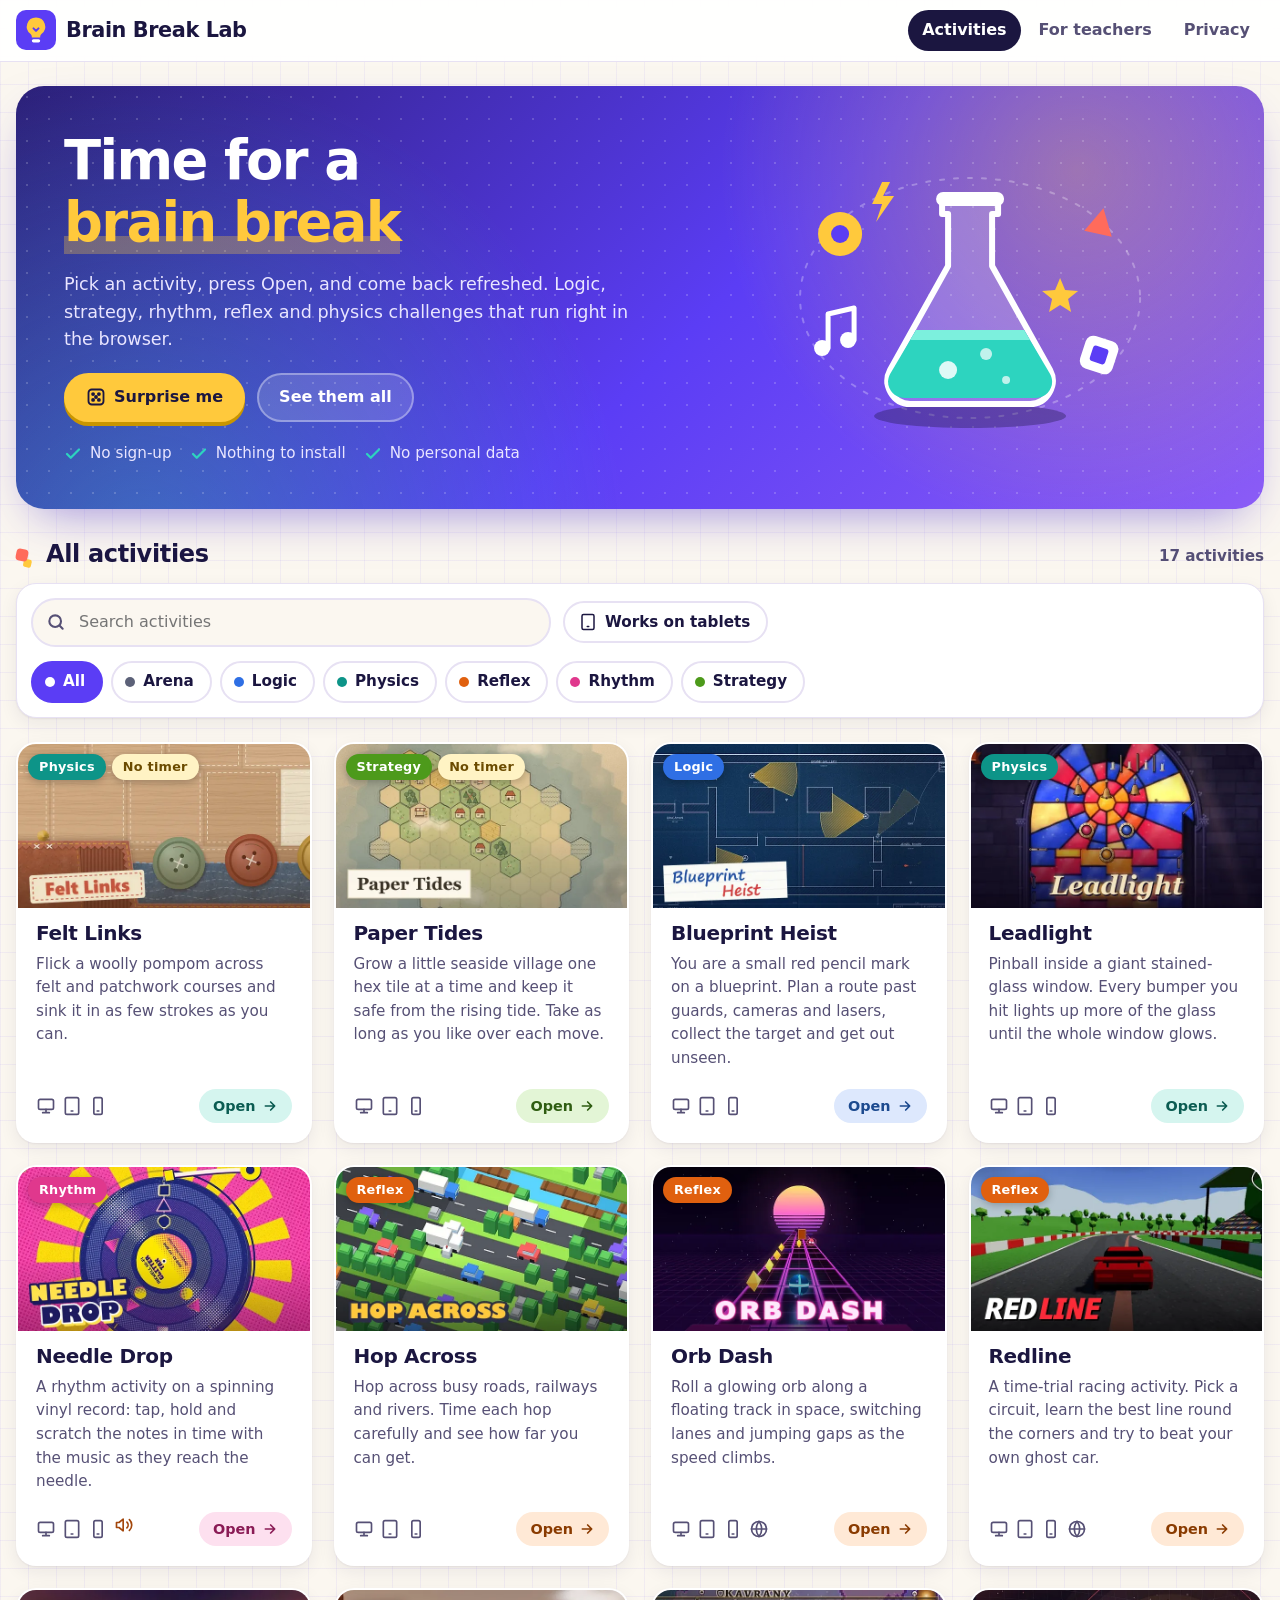
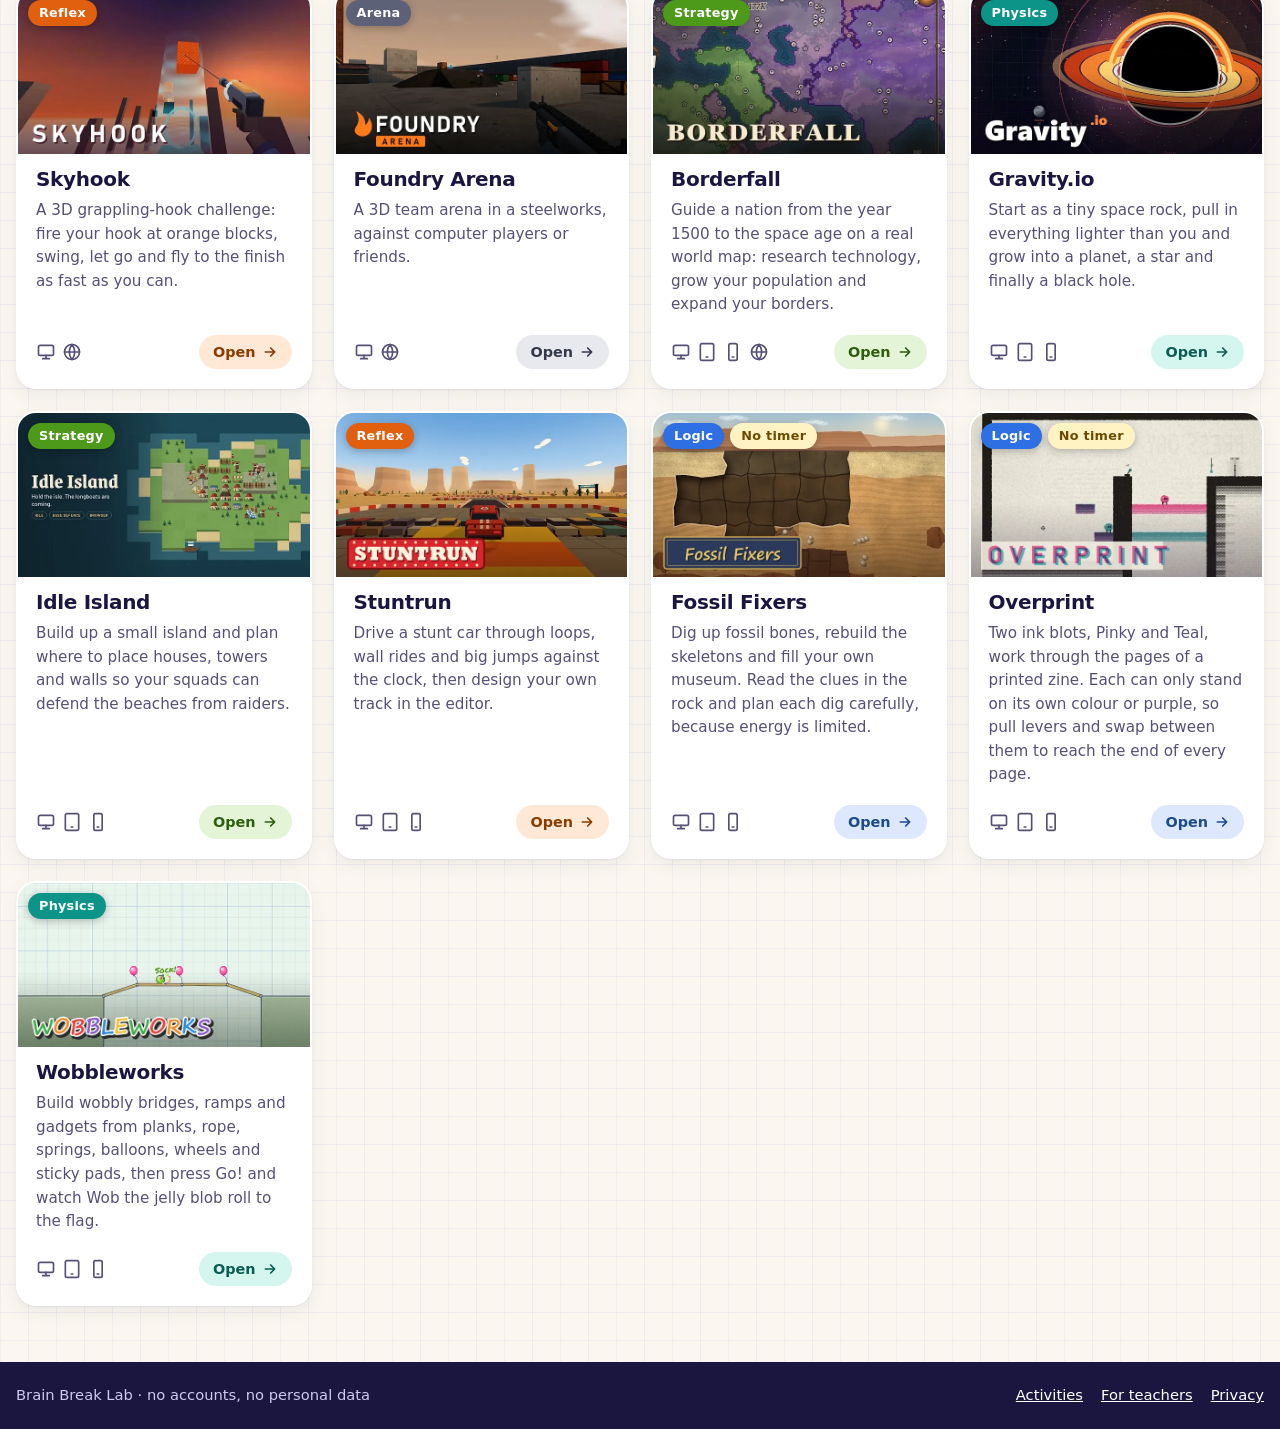
<file: index.html>
<!doctype html>
<html lang="en-GB">
<head>
  <meta charset="utf-8">
  <meta name="viewport" content="width=device-width, initial-scale=1">
  <title>Brain Break Lab</title>
  <meta name="description" content="Short brain-break activities for the classroom: logic, strategy, rhythm, reflex and physics challenges that open in the browser.">
  <meta name="theme-color" content="#5b3df5">
  <meta property="og:title" content="Brain Break Lab">
  <meta property="og:description" content="Short brain-break activities for the classroom.">
  <link rel="icon" href="assets/favicon.svg" type="image/svg+xml">
  <link rel="stylesheet" href="assets/style.css">
</head>
<body data-page="home">
  <a class="skip-link" href="#main">Skip to the activities</a>
  <header class="site-header">
    <div class="wrap">
      <a class="brand" href="./" aria-label="Brain Break Lab home">
        <svg viewBox="0 0 48 48" aria-hidden="true" focusable="false"><rect width="48" height="48" rx="12" fill="#5b3df5"/><path d="M24 9a11 11 0 0 0-6.5 19.9c1 .8 1.5 1.9 1.5 3.1v1h10v-1c0-1.2.5-2.3 1.5-3.1A11 11 0 0 0 24 9z" fill="#ffc93c"/><rect x="19" y="35" width="10" height="4" rx="2" fill="#fff"/><path d="M21 22l3 3 3-3" fill="none" stroke="#5b3df5" stroke-width="2.4" stroke-linecap="round" stroke-linejoin="round"/></svg>
        Brain Break Lab
      </a>
      <nav class="site-nav" aria-label="Main">
        <a href="./" aria-current="page">Activities</a>
        <a href="teachers.html">For teachers</a>
        <a href="privacy.html">Privacy</a>
      </nav>
    </div>
  </header>

  <main id="main" class="wrap">
    <section class="hero" aria-labelledby="hero-h">
      <div>
        <h1 id="hero-h">Time for a <span class="hl">brain break</span></h1>
        <p>Pick an activity, press Open, and come back refreshed. Logic, strategy, rhythm, reflex and physics challenges that run right in the browser.</p>
        <div class="hero-actions">
          <button type="button" class="btn btn-sun" id="surprise" hidden>
            <svg viewBox="0 0 24 24" fill="none" stroke="currentColor" stroke-width="2.2" stroke-linecap="round" stroke-linejoin="round" aria-hidden="true" focusable="false"><rect x="3" y="3" width="18" height="18" rx="4"/><circle cx="8.5" cy="8.5" r="1.2" fill="currentColor"/><circle cx="15.5" cy="15.5" r="1.2" fill="currentColor"/><circle cx="15.5" cy="8.5" r="1.2" fill="currentColor"/><circle cx="8.5" cy="15.5" r="1.2" fill="currentColor"/><circle cx="12" cy="12" r="1.2" fill="currentColor"/></svg>
            Surprise me
          </button>
          <a class="btn btn-glass" href="#all-h">See them all</a>
        </div>
        <ul class="hero-facts">
          <li><svg viewBox="0 0 24 24" fill="none" stroke="currentColor" stroke-width="3" stroke-linecap="round" stroke-linejoin="round" aria-hidden="true" focusable="false"><path d="M4 12l5 5L20 6"/></svg>No sign-up</li>
          <li><svg viewBox="0 0 24 24" fill="none" stroke="currentColor" stroke-width="3" stroke-linecap="round" stroke-linejoin="round" aria-hidden="true" focusable="false"><path d="M4 12l5 5L20 6"/></svg>Nothing to install</li>
          <li><svg viewBox="0 0 24 24" fill="none" stroke="currentColor" stroke-width="3" stroke-linecap="round" stroke-linejoin="round" aria-hidden="true" focusable="false"><path d="M4 12l5 5L20 6"/></svg>No personal data</li>
        </ul>
      </div>
      <div class="hero-art" aria-hidden="true">
        <svg viewBox="0 0 400 300" focusable="false">
          <g class="orbit" fill="none" stroke="rgba(255,255,255,.28)" stroke-width="2" stroke-dasharray="4 10" stroke-linecap="round"><ellipse cx="200" cy="150" rx="170" ry="120"/></g>
          <ellipse cx="200" cy="268" rx="96" ry="12" fill="rgba(27,22,64,.35)"/>
          <!-- flask -->
          <path d="M172 52h56v14h-6v52l58 104c8 15-3 34-20 34H140c-17 0-28-19-20-34l58-104V66h-6z" fill="rgba(255,255,255,.18)" stroke="#fff" stroke-width="6" stroke-linejoin="round"/>
          <path d="M146 182h108l26 44c6 11-2 24-14 24H134c-12 0-20-13-14-24z" fill="#2dd4bf"/>
          <path d="M146 182h108l6 10H140z" fill="#7cf0dd"/>
          <circle class="float" cx="178" cy="222" r="9" fill="#fff" opacity=".85"/>
          <circle class="float b" cx="216" cy="206" r="6" fill="#fff" opacity=".7"/>
          <circle class="float c" cx="236" cy="232" r="4" fill="#fff" opacity=".7"/>
          <rect x="166" y="44" width="68" height="14" rx="7" fill="#fff"/>
          <!-- floating shapes -->
          <g class="float"><circle cx="70" cy="86" r="22" fill="#ffc93c"/><circle cx="70" cy="86" r="9" fill="#5b3df5"/></g>
          <g class="float b"><path d="M330 60l14 26h-28z" fill="#ff6b5b" transform="rotate(12 330 76)"/></g>
          <g class="float c"><rect x="312" y="190" width="34" height="34" rx="8" fill="#fff" transform="rotate(18 329 207)"/><rect x="321" y="199" width="16" height="16" rx="3" fill="#5b3df5" transform="rotate(18 329 207)"/></g>
          <g class="float b"><path d="M58 200v-34l26-6v32" fill="none" stroke="#fff" stroke-width="5" stroke-linecap="round" stroke-linejoin="round"/><circle cx="52" cy="200" r="8" fill="#fff"/><circle cx="78" cy="192" r="8" fill="#fff"/></g>
          <g class="float"><path d="M290 130l5 12 13 1-10 8 3 13-11-7-11 7 3-13-10-8 13-1z" fill="#ffc93c"/></g>
          <g class="float c"><path d="M112 34l-10 22h10l-6 18 18-26h-11l7-14z" fill="#ffc93c"/></g>
        </svg>
      </div>
    </section>

    <section class="recent" id="recent" aria-labelledby="recent-h" hidden>
      <div class="section-head">
        <h2 id="recent-h">Recently opened</h2>
        <button type="button" class="link-btn" id="recent-clear">Clear</button>
      </div>
      <ul class="recent-list" id="recent-list"></ul>
    </section>

    <section aria-labelledby="all-h">
      <div class="section-head"><h2 id="all-h">All activities</h2><p class="result-count" id="count" aria-live="polite"></p></div>
      <div class="toolbar" role="group" aria-label="Filter activities">
        <div class="toolbar-row">
          <div class="search">
            <svg viewBox="0 0 24 24" fill="none" stroke="currentColor" stroke-width="2.5" stroke-linecap="round" aria-hidden="true" focusable="false"><circle cx="11" cy="11" r="7"/><path d="m20 20-3.5-3.5"/></svg>
            <label class="sr-only" for="search">Search activities</label>
            <input type="search" id="search" placeholder="Search activities" autocomplete="off" spellcheck="false">
          </div>
          <button type="button" class="chip chip-toggle" id="tablet-filter" aria-pressed="false">
            <svg viewBox="0 0 24 24" fill="none" stroke="currentColor" stroke-width="2" stroke-linecap="round" stroke-linejoin="round" aria-hidden="true" focusable="false"><rect x="4" y="2" width="16" height="20" rx="2"/><path d="M11 18h2"/></svg>
            Works on tablets
          </button>
        </div>
        <div class="chips" id="chips" role="group" aria-label="Category"></div>
      </div>

      <ul class="grid" id="grid" aria-label="Activities"></ul>
      <div class="empty" id="empty" hidden>
        <p><strong>No activities match.</strong></p>
        <p><button type="button" class="btn btn-ghost" id="clear-filters">Clear search and filters</button></p>
      </div>
    </section>

    <!-- At most one ad slot, Home page only. Stays empty and hidden unless
         site-config.json has "ads": { "enabled": true, "client": "ca-pub-…" }.
         See the "Ads" section of README.md before turning this on. -->
    <aside class="ad-slot" id="ad-slot" aria-label="Advertisement" hidden></aside>
  </main>

  <footer class="site-footer">
    <div class="wrap">
      <span>Brain Break Lab · no accounts, no personal data</span>
      <nav aria-label="Footer">
        <a href="./">Activities</a>
        <a href="teachers.html">For teachers</a>
        <a href="privacy.html">Privacy</a>
      </nav>
    </div>
  </footer>
  <script src="assets/app.js"></script>
</body>
</html>
</file>
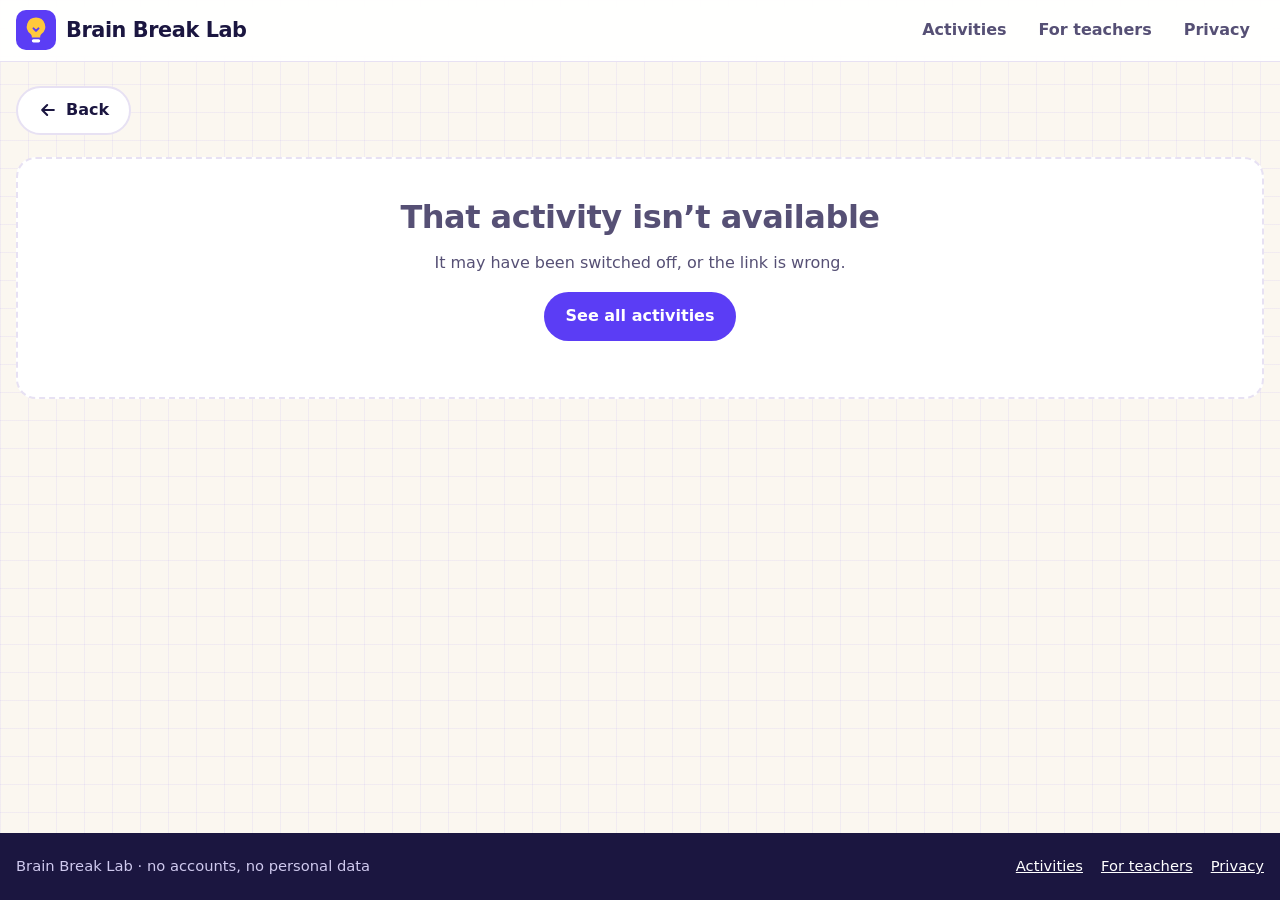
<file: activity.html>
<!doctype html>
<html lang="en-GB">
<head>
  <meta charset="utf-8">
  <meta name="viewport" content="width=device-width, initial-scale=1">
  <title>Activity · Brain Break Lab</title>
  <meta name="description" content="A Brain Break Lab activity.">
  <meta name="theme-color" content="#5b3df5">
  <link rel="icon" href="assets/favicon.svg" type="image/svg+xml">
  <link rel="stylesheet" href="assets/style.css">
</head>
<body data-page="activity">
  <a class="skip-link" href="#main">Skip to the activity</a>
  <header class="site-header">
    <div class="wrap">
      <a class="brand" href="./" aria-label="Brain Break Lab home">
        <svg viewBox="0 0 48 48" aria-hidden="true" focusable="false"><rect width="48" height="48" rx="12" fill="#5b3df5"/><path d="M24 9a11 11 0 0 0-6.5 19.9c1 .8 1.5 1.9 1.5 3.1v1h10v-1c0-1.2.5-2.3 1.5-3.1A11 11 0 0 0 24 9z" fill="#ffc93c"/><rect x="19" y="35" width="10" height="4" rx="2" fill="#fff"/><path d="M21 22l3 3 3-3" fill="none" stroke="#5b3df5" stroke-width="2.4" stroke-linecap="round" stroke-linejoin="round"/></svg>
        Brain Break Lab
      </a>
      <nav class="site-nav" aria-label="Main">
        <a href="./">Activities</a>
        <a href="teachers.html">For teachers</a>
        <a href="privacy.html">Privacy</a>
      </nav>
    </div>
  </header>

  <main id="main" class="wrap">
    <div id="activity">
      <div class="activity-top"><a class="btn btn-ghost" href="./">Back</a></div>
      <div class="stage-outer"><div class="stage"><div class="stage-msg" role="status"><div class="spinner" aria-hidden="true"></div><p>Loading…</p></div></div></div>
    </div>
    <noscript><div class="empty"><p>This page needs JavaScript turned on.</p></div></noscript>
  </main>

  <footer class="site-footer">
    <div class="wrap">
      <span>Brain Break Lab · no accounts, no personal data</span>
      <nav aria-label="Footer">
        <a href="./">Activities</a>
        <a href="teachers.html">For teachers</a>
        <a href="privacy.html">Privacy</a>
      </nav>
    </div>
  </footer>
  <script src="assets/app.js"></script>
</body>
</html>
</file>
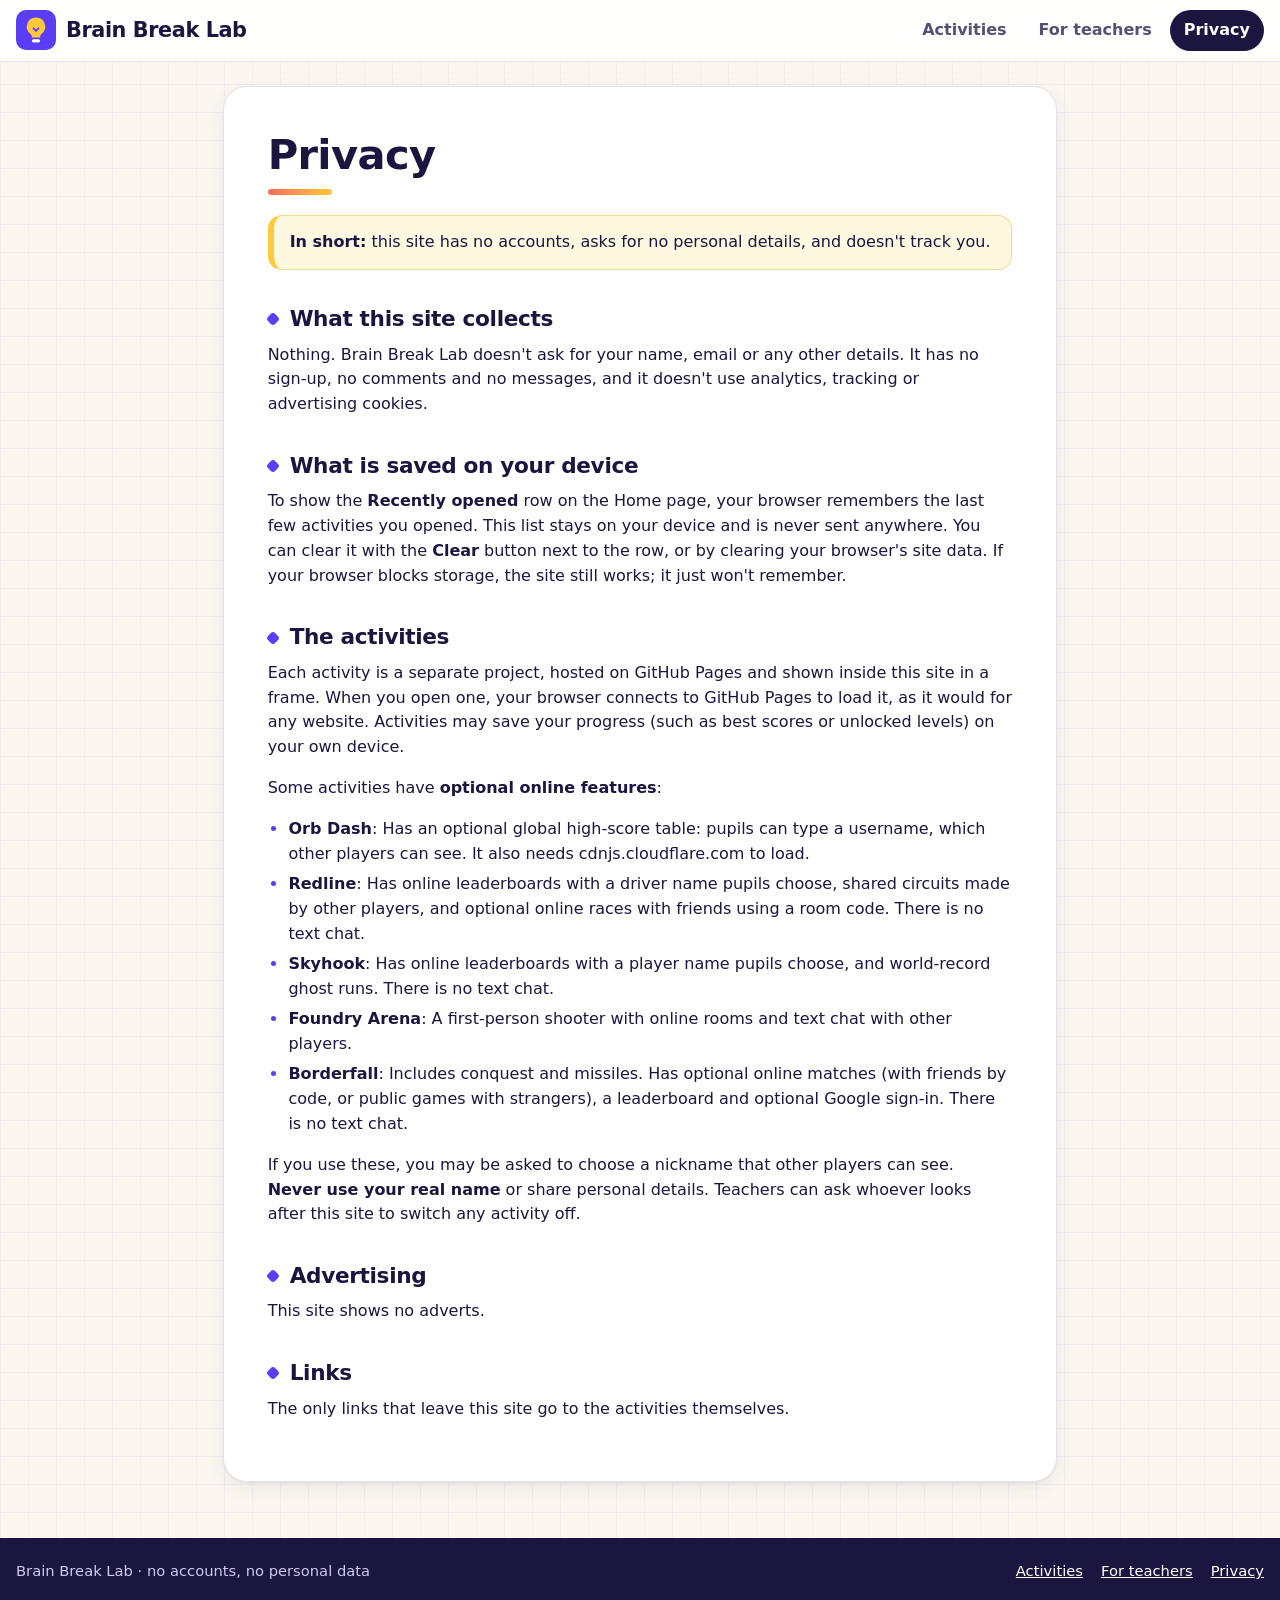
<file: privacy.html>
<!doctype html>
<html lang="en-GB">
<head>
  <meta charset="utf-8">
  <meta name="viewport" content="width=device-width, initial-scale=1">
  <title>Privacy · Brain Break Lab</title>
  <meta name="description" content="How Brain Break Lab handles privacy: no accounts and no personal data.">
  <meta name="theme-color" content="#5b3df5">
  <link rel="icon" href="assets/favicon.svg" type="image/svg+xml">
  <link rel="stylesheet" href="assets/style.css">
</head>
<body data-page="privacy">
  <a class="skip-link" href="#main">Skip to the content</a>
  <header class="site-header">
    <div class="wrap">
      <a class="brand" href="./" aria-label="Brain Break Lab home">
        <svg viewBox="0 0 48 48" aria-hidden="true" focusable="false"><rect width="48" height="48" rx="12" fill="#5b3df5"/><path d="M24 9a11 11 0 0 0-6.5 19.9c1 .8 1.5 1.9 1.5 3.1v1h10v-1c0-1.2.5-2.3 1.5-3.1A11 11 0 0 0 24 9z" fill="#ffc93c"/><rect x="19" y="35" width="10" height="4" rx="2" fill="#fff"/><path d="M21 22l3 3 3-3" fill="none" stroke="#5b3df5" stroke-width="2.4" stroke-linecap="round" stroke-linejoin="round"/></svg>
        Brain Break Lab
      </a>
      <nav class="site-nav" aria-label="Main">
        <a href="./">Activities</a>
        <a href="teachers.html">For teachers</a>
        <a href="privacy.html" aria-current="page">Privacy</a>
      </nav>
    </div>
  </header>

  <main id="main" class="wrap">
    <div class="prose">
      <h1>Privacy</h1>
      <p class="callout" style="margin-top:0"><strong>In short:</strong> this site has no accounts, asks for no personal details, and doesn't track you.</p>

      <h2>What this site collects</h2>
      <p>Nothing. Brain Break Lab doesn't ask for your name, email or any other details. It has no sign-up, no comments and no messages, and it doesn't use analytics, tracking or advertising cookies.</p>

      <h2>What is saved on your device</h2>
      <p>To show the <strong>Recently opened</strong> row on the Home page, your browser remembers the last few activities you opened. This list stays on your device and is never sent anywhere. You can clear it with the <strong>Clear</strong> button next to the row, or by clearing your browser's site data. If your browser blocks storage, the site still works; it just won't remember.</p>

      <h2>The activities</h2>
      <p>Each activity is a separate project, hosted on GitHub Pages and shown inside this site in a frame. When you open one, your browser connects to GitHub Pages to load it, as it would for any website. Activities may save your progress (such as best scores or unlocked levels) on your own device.</p>
      <p>Some activities have <strong>optional online features</strong>:</p>
      <ul id="p-online"><li>Loading…</li></ul>
      <p>If you use these, you may be asked to choose a nickname that other players can see. <strong>Never use your real name</strong> or share personal details. Teachers can ask whoever looks after this site to switch any activity off.</p>

      <h2>Advertising</h2>
      <p>This site shows no adverts.</p>

      <h2>Links</h2>
      <p>The only links that leave this site go to the activities themselves.</p>
    </div>
  </main>

  <footer class="site-footer">
    <div class="wrap">
      <span>Brain Break Lab · no accounts, no personal data</span>
      <nav aria-label="Footer">
        <a href="./">Activities</a>
        <a href="teachers.html">For teachers</a>
        <a href="privacy.html">Privacy</a>
      </nav>
    </div>
  </footer>
  <script src="assets/app.js"></script>
</body>
</html>
</file>
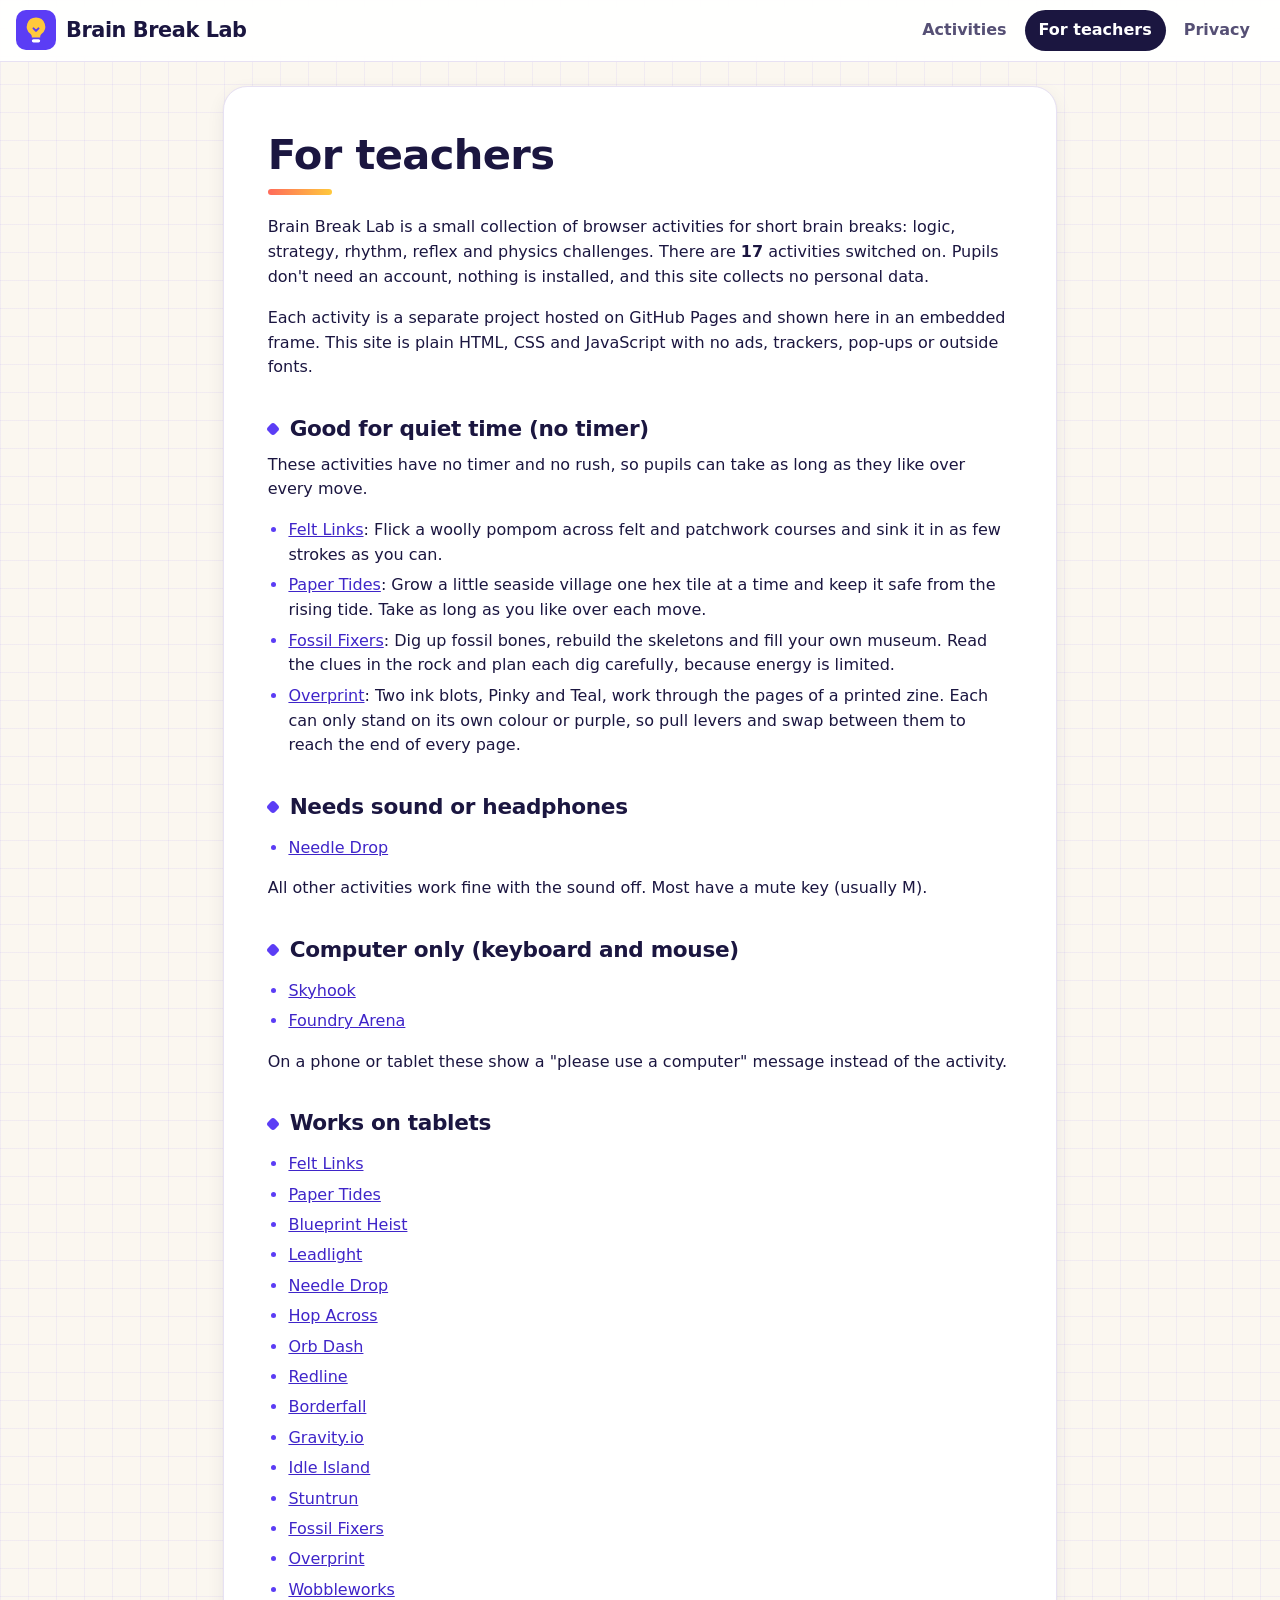
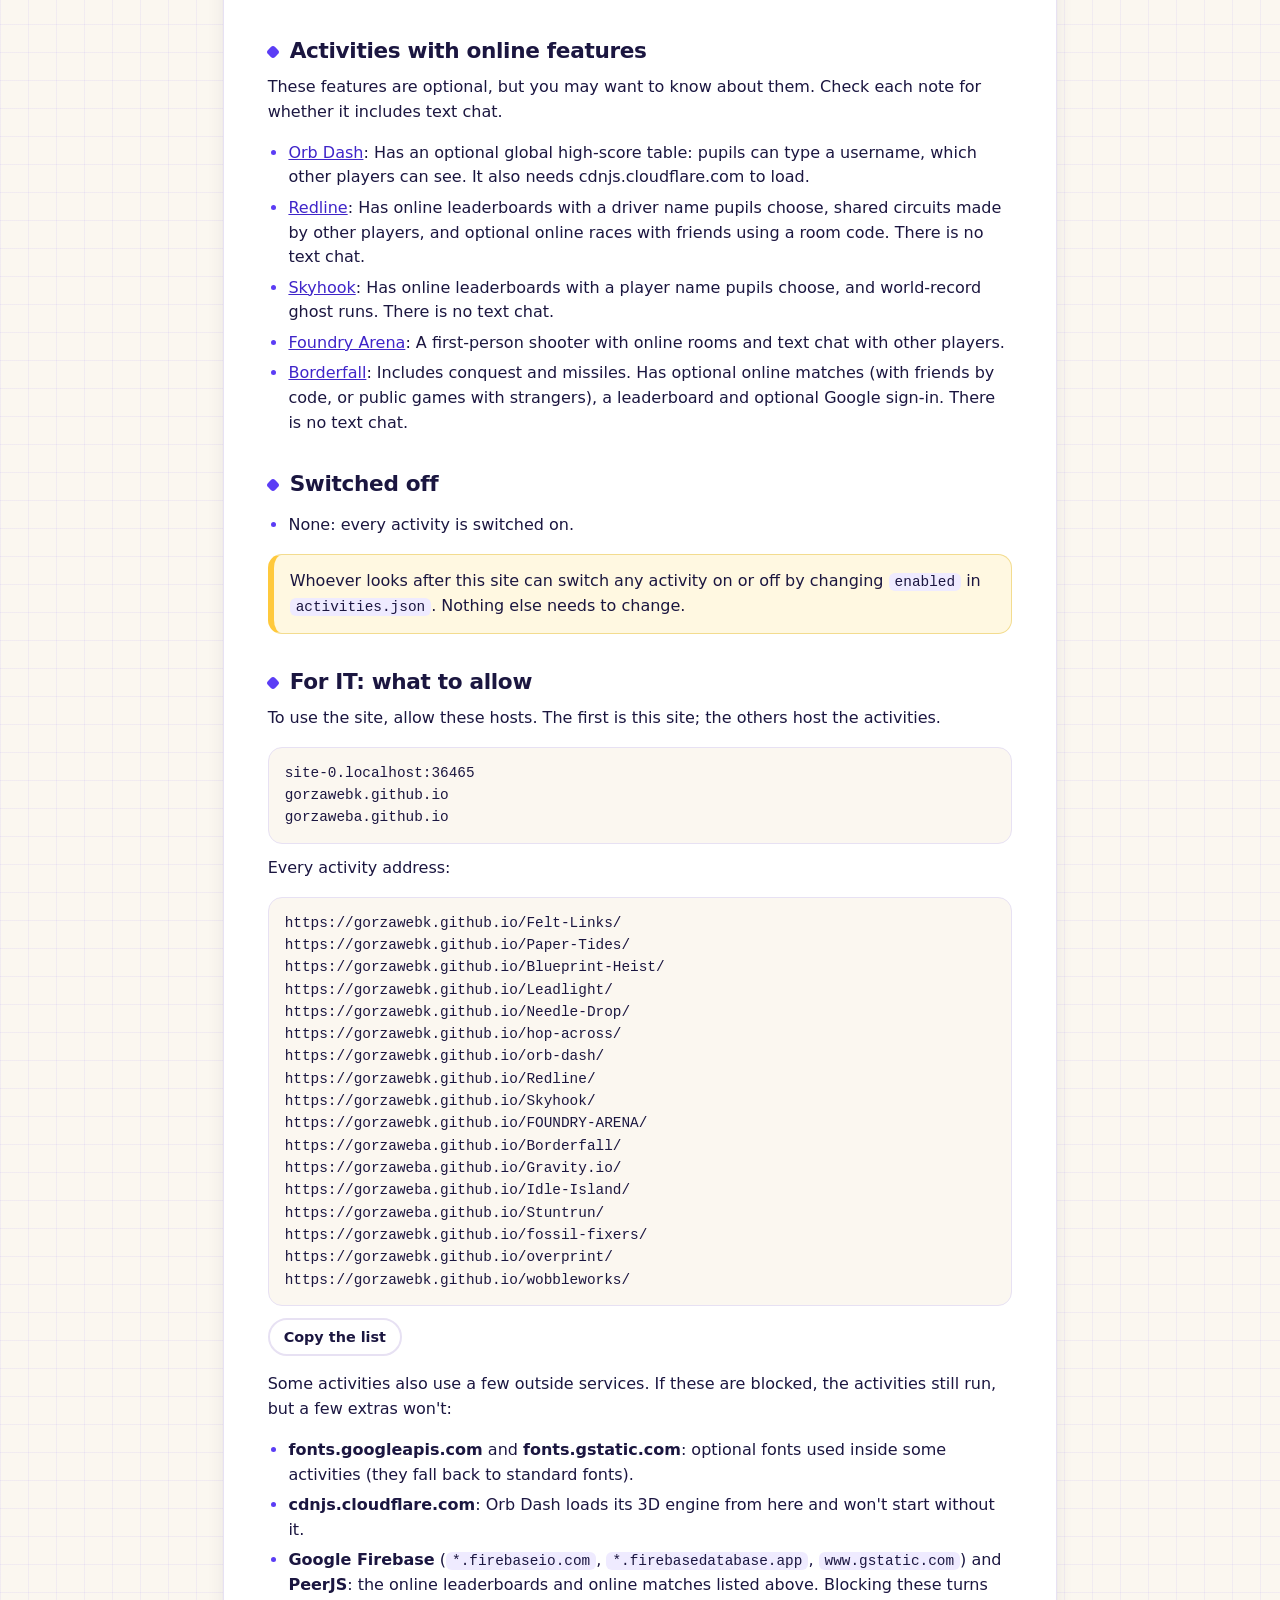
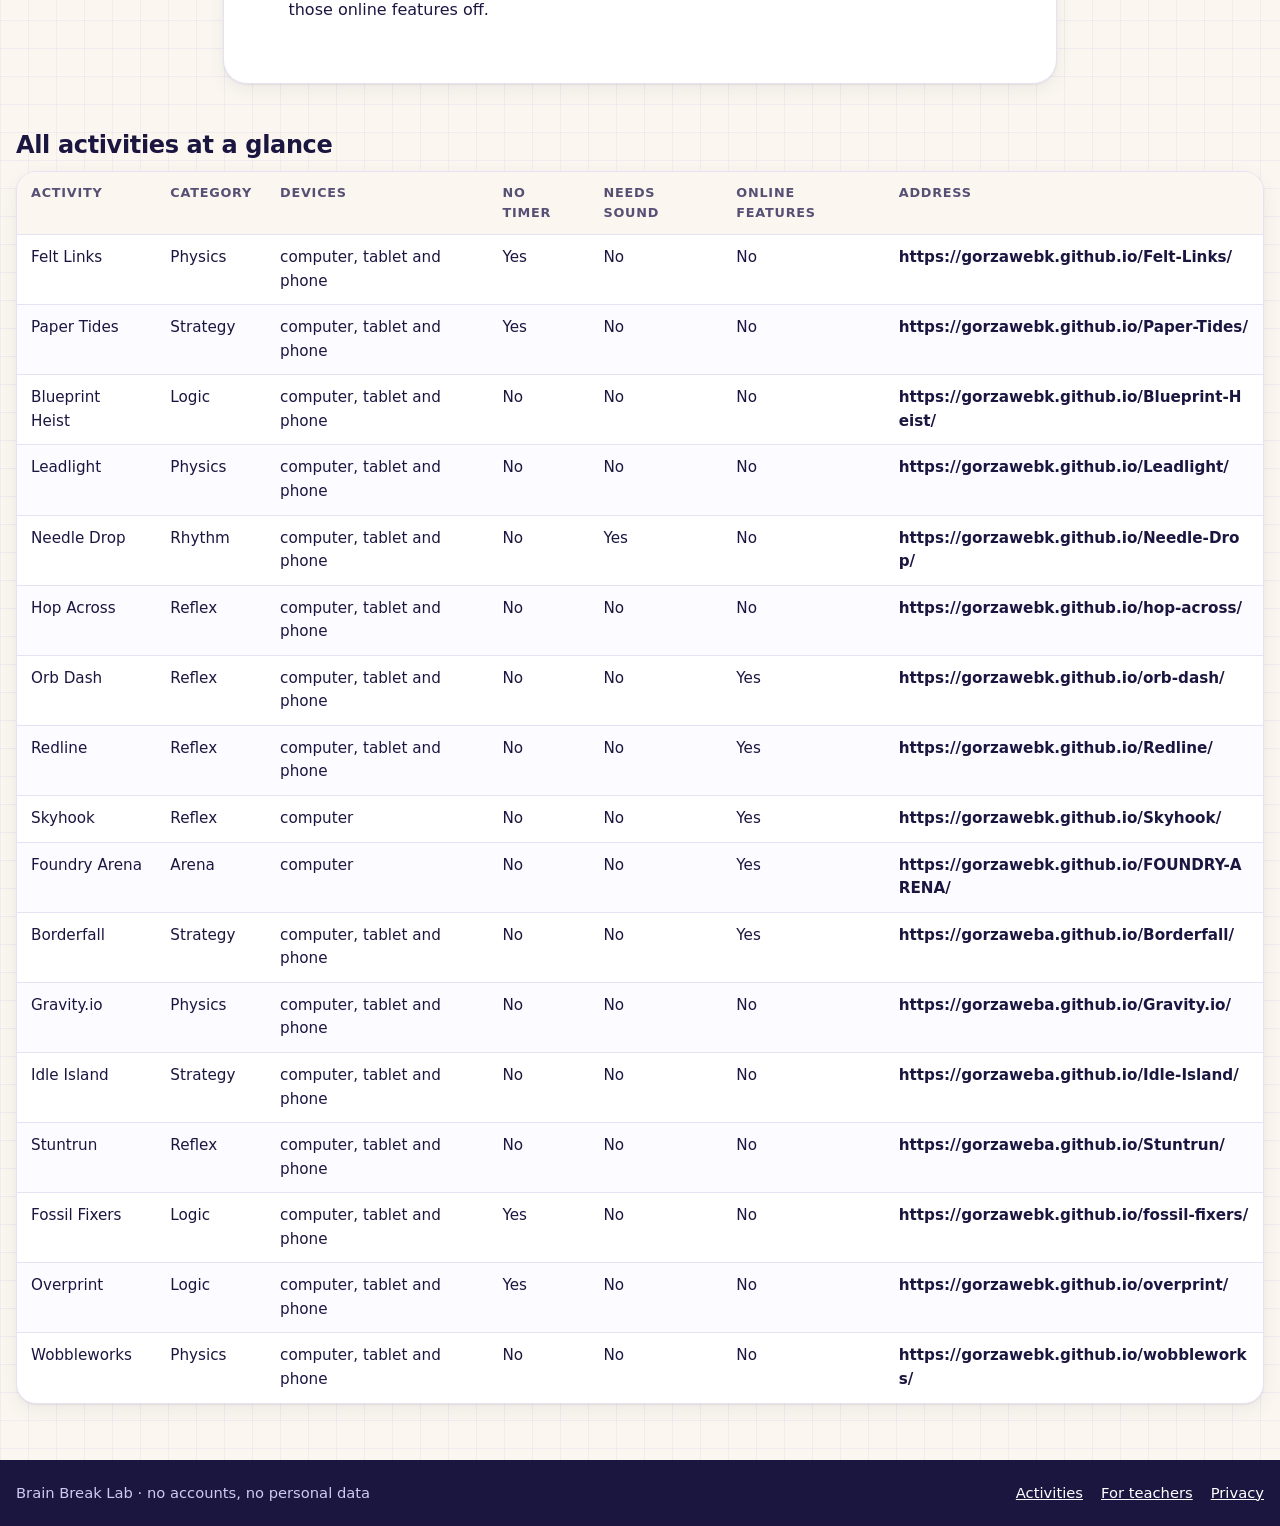
<file: teachers.html>
<!doctype html>
<html lang="en-GB">
<head>
  <meta charset="utf-8">
  <meta name="viewport" content="width=device-width, initial-scale=1">
  <title>For teachers · Brain Break Lab</title>
  <meta name="description" content="Information for teachers and IT staff about Brain Break Lab.">
  <meta name="theme-color" content="#5b3df5">
  <link rel="icon" href="assets/favicon.svg" type="image/svg+xml">
  <link rel="stylesheet" href="assets/style.css">
</head>
<body data-page="teachers">
  <a class="skip-link" href="#main">Skip to the content</a>
  <header class="site-header">
    <div class="wrap">
      <a class="brand" href="./" aria-label="Brain Break Lab home">
        <svg viewBox="0 0 48 48" aria-hidden="true" focusable="false"><rect width="48" height="48" rx="12" fill="#5b3df5"/><path d="M24 9a11 11 0 0 0-6.5 19.9c1 .8 1.5 1.9 1.5 3.1v1h10v-1c0-1.2.5-2.3 1.5-3.1A11 11 0 0 0 24 9z" fill="#ffc93c"/><rect x="19" y="35" width="10" height="4" rx="2" fill="#fff"/><path d="M21 22l3 3 3-3" fill="none" stroke="#5b3df5" stroke-width="2.4" stroke-linecap="round" stroke-linejoin="round"/></svg>
        Brain Break Lab
      </a>
      <nav class="site-nav" aria-label="Main">
        <a href="./">Activities</a>
        <a href="teachers.html" aria-current="page">For teachers</a>
        <a href="privacy.html">Privacy</a>
      </nav>
    </div>
  </header>

  <main id="main" class="wrap">
    <div class="prose">
      <h1>For teachers</h1>
      <p>Brain Break Lab is a small collection of browser activities for short brain breaks: logic, strategy, rhythm, reflex and physics challenges. There are <strong id="t-count">several</strong> activities switched on. Pupils don't need an account, nothing is installed, and this site collects no personal data.</p>
      <p>Each activity is a separate project hosted on GitHub Pages and shown here in an embedded frame. This site is plain HTML, CSS and JavaScript with no ads, trackers, pop-ups or outside fonts.</p>
      <div id="t-error"></div>

      <h2>Good for quiet time (no timer)</h2>
      <p>These activities have no timer and no rush, so pupils can take as long as they like over every move.</p>
      <ul id="t-calm"><li>Loading…</li></ul>

      <h2>Needs sound or headphones</h2>
      <ul id="t-sound"><li>Loading…</li></ul>
      <p>All other activities work fine with the sound off. Most have a mute key (usually M).</p>

      <h2>Computer only (keyboard and mouse)</h2>
      <ul id="t-pc"><li>Loading…</li></ul>
      <p>On a phone or tablet these show a "please use a computer" message instead of the activity.</p>

      <h2>Works on tablets</h2>
      <ul id="t-tablet"><li>Loading…</li></ul>

      <h2>Activities with online features</h2>
      <p>These features are optional, but you may want to know about them. Check each note for whether it includes text chat.</p>
      <ul id="t-online"><li>Loading…</li></ul>

      <h2>Switched off</h2>
      <ul id="t-off"><li>Loading…</li></ul>
      <div class="callout"><p style="margin:0">Whoever looks after this site can switch any activity on or off by changing <code>enabled</code> in <code>activities.json</code>. Nothing else needs to change.</p></div>

      <h2>For IT: what to allow</h2>
      <p>To use the site, allow these hosts. The first is this site; the others host the activities.</p>
      <pre class="url-list" id="t-hosts">Loading…</pre>
      <p>Every activity address:</p>
      <pre class="url-list" id="t-urls">Loading…</pre>
      <p><button type="button" class="btn btn-ghost btn-small" id="copy-urls">Copy the list</button></p>
      <p>Some activities also use a few outside services. If these are blocked, the activities still run, but a few extras won't:</p>
      <ul>
        <li><strong>fonts.googleapis.com</strong> and <strong>fonts.gstatic.com</strong>: optional fonts used inside some activities (they fall back to standard fonts).</li>
        <li><strong>cdnjs.cloudflare.com</strong>: Orb Dash loads its 3D engine from here and won't start without it.</li>
        <li><strong>Google Firebase</strong> (<code>*.firebaseio.com</code>, <code>*.firebasedatabase.app</code>, <code>www.gstatic.com</code>) and <strong>PeerJS</strong>: the online leaderboards and online matches listed above. Blocking these turns those online features off.</li>
      </ul>
    </div>

    <h2 style="margin-top:2em">All activities at a glance</h2>
    <div class="table-wrap">
      <table>
        <thead><tr><th scope="col">Activity</th><th scope="col">Category</th><th scope="col">Devices</th><th scope="col">No timer</th><th scope="col">Needs sound</th><th scope="col">Online features</th><th scope="col">Address</th></tr></thead>
        <tbody id="t-table"><tr><td colspan="7">Loading…</td></tr></tbody>
      </table>
    </div>
  </main>

  <footer class="site-footer">
    <div class="wrap">
      <span>Brain Break Lab · no accounts, no personal data</span>
      <nav aria-label="Footer">
        <a href="./">Activities</a>
        <a href="teachers.html">For teachers</a>
        <a href="privacy.html">Privacy</a>
      </nav>
    </div>
  </footer>
  <script src="assets/app.js"></script>
</body>
</html>
</file>
<file: assets/style.css>
/* Brain Break Lab: shared styles. No external fonts or CDNs. */
:root {
  --bg: #fbf7f0;
  --grid-line: rgba(91, 61, 245, .06);
  --surface: #ffffff;
  --ink: #1b1640;
  --ink-soft: #565075;
  --line: #e7e1f3;
  --brand: #5b3df5;
  --brand-dark: #3f25c9;
  --brand-tint: #efebff;
  --night: #1b1640;
  --night-2: #2c1f78;
  --sun: #ffc93c;
  --coral: #ff6b5b;
  --mint: #2dd4bf;
  --focus: #f59e0b;
  --radius: 20px;
  --shadow: 0 1px 2px rgba(27, 22, 64, .06), 0 6px 18px rgba(27, 22, 64, .07);
  --shadow-hover: 0 4px 8px rgba(27, 22, 64, .08), 0 18px 40px rgba(27, 22, 64, .16);
  --font: system-ui, -apple-system, "Segoe UI", Roboto, "Helvetica Neue", Arial, "Noto Sans", sans-serif;
  --font-display: ui-rounded, "SF Pro Rounded", "Segoe UI Variable Display", "Segoe UI", system-ui, sans-serif;
  --gutter: 16px;
  --c: var(--brand);
  --c-tint: var(--brand-tint);
  --c-ink: var(--brand-dark);
}

/* One colour per category, used by badges, chips, cards and the activity page. */
[data-cat="Physics"]  { --c: #0d9488; --c-tint: #d5f5ef; --c-ink: #0b5c52; }
[data-cat="Strategy"] { --c: #4d9a1b; --c-tint: #e3f5d6; --c-ink: #2f5d12; }
[data-cat="Logic"]    { --c: #2f6fe4; --c-tint: #dde8fd; --c-ink: #1c4a8f; }
[data-cat="Rhythm"]   { --c: #e0388d; --c-tint: #fde0ef; --c-ink: #8a1b55; }
[data-cat="Reflex"]   { --c: #e0600f; --c-tint: #ffe9d6; --c-ink: #8a3b00; }
[data-cat="Arena"]    { --c: #5c6178; --c-tint: #e8e9ef; --c-ink: #343849; }
[data-cat="All"]      { --c: var(--brand); --c-tint: var(--brand-tint); --c-ink: var(--brand-dark); }

*, *::before, *::after { box-sizing: border-box; }
html { -webkit-text-size-adjust: 100%; }
body {
  margin: 0;
  font-family: var(--font);
  font-size: 1rem;
  line-height: 1.55;
  color: var(--ink);
  background-color: var(--bg);
  background-image:
    linear-gradient(var(--grid-line) 1px, transparent 1px),
    linear-gradient(90deg, var(--grid-line) 1px, transparent 1px);
  background-size: 28px 28px;
  min-height: 100vh;
  display: flex; flex-direction: column;
}
body > main { flex: 1 0 auto; width: 100%; }
img { max-width: 100%; display: block; }
a { color: var(--brand-dark); }
a:hover { color: var(--brand); }
h1, h2, h3 { font-family: var(--font-display); line-height: 1.15; margin: 0 0 .5em; letter-spacing: -.015em; }
p { margin: 0 0 1em; }
code { font-family: ui-monospace, "Cascadia Mono", Consolas, Menlo, monospace; font-size: .9em; background: var(--brand-tint); padding: 1px 6px; border-radius: 6px; }

:focus-visible {
  outline: 3px solid var(--focus);
  outline-offset: 2px;
  border-radius: 8px;
}

.sr-only {
  position: absolute !important;
  width: 1px; height: 1px; padding: 0; margin: -1px;
  overflow: hidden; clip: rect(0 0 0 0); white-space: nowrap; border: 0;
}
.skip-link {
  position: absolute; left: 8px; top: -60px; z-index: 100;
  background: var(--ink); color: #fff; padding: 10px 14px; border-radius: 10px;
  text-decoration: none; font-weight: 700;
}
.skip-link:focus { top: 8px; color: #fff; }

.wrap { width: 100%; max-width: 1280px; margin: 0 auto; padding: 0 var(--gutter); }

/* Header */
.site-header {
  background: rgba(255, 255, 255, .92);
  border-bottom: 1px solid var(--line);
  position: sticky; top: 0; z-index: 20;
  backdrop-filter: saturate(1.4) blur(8px);
  -webkit-backdrop-filter: saturate(1.4) blur(8px);
}
.site-header .wrap {
  display: flex; align-items: center; justify-content: space-between;
  gap: 12px; flex-wrap: wrap; padding-top: 10px; padding-bottom: 10px;
}
.brand {
  display: inline-flex; align-items: center; gap: 10px;
  color: var(--ink); text-decoration: none; font-family: var(--font-display); font-weight: 800; font-size: 1.3rem;
  letter-spacing: -.02em;
}
.brand:hover { color: var(--ink); }
.brand svg { width: 40px; height: 40px; flex: none; transition: transform .2s ease; }
.brand:hover svg { transform: rotate(-8deg) scale(1.05); }
.site-nav { display: flex; gap: 4px; flex-wrap: wrap; }
.site-nav a {
  text-decoration: none; color: var(--ink-soft); font-weight: 650;
  padding: 8px 14px; border-radius: 999px;
}
.site-nav a:hover { background: var(--brand-tint); color: var(--brand-dark); }
.site-nav a[aria-current="page"] { background: var(--ink); color: #fff; }

main, main.wrap { display: block; padding-top: 24px; padding-bottom: 56px; }

/* Footer */
.site-footer { background: var(--night); color: #cfc9ee; font-size: .92rem; }
.site-footer .wrap { display: flex; flex-wrap: wrap; gap: 8px 20px; justify-content: space-between; align-items: center; padding-top: 22px; padding-bottom: 22px; }
.site-footer a { color: #fff; }
.site-footer a:hover { color: var(--sun); }
.site-footer nav { display: flex; gap: 18px; flex-wrap: wrap; }

/* Hero */
.hero {
  position: relative; overflow: hidden; isolation: isolate;
  display: grid; gap: 20px; align-items: center;
  color: #fff;
  background:
    radial-gradient(circle at 85% 20%, rgba(255, 201, 60, .35), transparent 32%),
    radial-gradient(circle at 10% 110%, rgba(45, 212, 191, .35), transparent 40%),
    linear-gradient(135deg, var(--night-2) 0%, var(--brand) 55%, #8b5cf6 100%);
  border-radius: 28px;
  padding: 32px 24px;
  margin-bottom: 32px;
  box-shadow: 0 20px 50px -20px rgba(63, 37, 201, .55);
}
.hero::before { /* faint dotted texture */
  content: ""; position: absolute; inset: 0; z-index: -1; opacity: .18;
  background-image: radial-gradient(#fff 1px, transparent 1.5px);
  background-size: 22px 22px;
}
.hero h1 { font-size: clamp(2rem, 5.2vw, 3.4rem); font-weight: 850; margin-bottom: .3em; letter-spacing: -.03em; }
.hero h1 .hl {
  color: var(--sun); white-space: nowrap;
  background: linear-gradient(transparent 72%, rgba(255, 201, 60, .3) 72%);
}
.hero p { color: #e9e5ff; font-size: 1.1rem; max-width: 52ch; margin: 0 0 20px; }
.hero-actions { display: flex; flex-wrap: wrap; gap: 12px; align-items: center; }
.hero .btn-sun { background: var(--sun); color: var(--ink); box-shadow: 0 4px 0 #c99500; }
.hero .btn-sun:hover { background: #ffd666; color: var(--ink); transform: translateY(-1px); }
.hero .btn-sun:active { transform: translateY(2px); box-shadow: 0 2px 0 #c99500; }
.hero .btn-glass { background: rgba(255, 255, 255, .14); color: #fff; border-color: rgba(255, 255, 255, .35); }
.hero .btn-glass:hover { background: rgba(255, 255, 255, .24); color: #fff; }
.hero-facts { display: flex; flex-wrap: wrap; gap: 8px 18px; list-style: none; padding: 0; margin: 20px 0 0; font-size: .95rem; color: #e9e5ff; }
.hero-facts li { display: inline-flex; align-items: center; gap: 8px; }
.hero-facts svg { width: 18px; height: 18px; color: var(--mint); flex: none; }
.hero-art { display: none; }
.hero-art svg { width: 100%; height: auto; display: block; max-height: 300px; }
.hero-art .float { animation: float 6s ease-in-out infinite; transform-box: fill-box; transform-origin: center; }
.hero-art .float.b { animation-delay: -2s; animation-duration: 7s; }
.hero-art .float.c { animation-delay: -4s; animation-duration: 5s; }
.hero-art .orbit { animation: spin 50s linear infinite; transform-origin: 200px 150px; }
@keyframes float { 50% { transform: translateY(-8px) rotate(3deg); } }
@media (min-width: 860px) {
  .hero { grid-template-columns: 1.3fr 1fr; padding: 44px 48px; }
  .hero-art { display: block; }
}

/* Buttons */
.btn {
  display: inline-flex; align-items: center; justify-content: center; gap: 8px;
  min-height: 46px; padding: 10px 20px;
  font: inherit; font-weight: 750; text-decoration: none;
  border-radius: 999px; border: 2px solid transparent; cursor: pointer;
  background: var(--brand); color: #fff;
  transition: background-color .15s ease, transform .15s ease, box-shadow .15s ease;
}
.btn:hover { background: var(--brand-dark); color: #fff; }
.btn svg { width: 20px; height: 20px; flex: none; }
.btn-ghost { background: var(--surface); color: var(--ink); border-color: var(--line); }
.btn-ghost:hover { background: var(--brand-tint); color: var(--brand-dark); border-color: #cfc5fb; }
.btn-small { min-height: 36px; padding: 6px 14px; font-size: .9rem; }

/* Section heads */
.section-head { display: flex; align-items: baseline; justify-content: space-between; gap: 12px; margin-bottom: 14px; flex-wrap: wrap; }
.section-head h2 { font-size: 1.5rem; margin: 0; display: inline-flex; align-items: center; gap: 10px; }
.section-head h2::before {
  content: ""; width: 12px; height: 12px; border-radius: 4px; background: var(--coral);
  box-shadow: 7px 7px 0 -2px var(--sun); transform: rotate(12deg); margin-right: 8px;
}
.result-count { color: var(--ink-soft); font-size: .95rem; margin: 0; font-weight: 600; }

/* Filters */
.toolbar {
  display: grid; gap: 14px; margin-bottom: 24px;
  background: var(--surface); border: 1px solid var(--line); border-radius: var(--radius);
  padding: 14px; box-shadow: var(--shadow);
}
.toolbar-row { display: flex; flex-wrap: wrap; gap: 10px 12px; align-items: center; }
.search { position: relative; flex: 1 1 260px; max-width: 520px; }
.search svg { position: absolute; left: 15px; top: 50%; width: 20px; height: 20px; transform: translateY(-50%); color: var(--ink-soft); pointer-events: none; }
.search input {
  width: 100%; min-height: 48px; padding: 10px 14px 10px 46px;
  font: inherit; color: var(--ink);
  border: 2px solid var(--line); border-radius: 999px; background: var(--bg);
}
.search input:focus { border-color: var(--brand); background: #fff; outline: none; box-shadow: 0 0 0 4px rgba(91, 61, 245, .18); }
.chips { display: flex; flex-wrap: wrap; gap: 8px; align-items: center; }
.chip {
  display: inline-flex; align-items: center; gap: 8px;
  min-height: 42px; padding: 6px 16px 6px 12px;
  font: inherit; font-weight: 700; font-size: .95rem; color: var(--ink);
  background: var(--surface); border: 2px solid var(--line); border-radius: 999px; cursor: pointer;
  transition: background-color .15s ease, border-color .15s ease, color .15s ease;
}
.chip[data-cat]::before { content: ""; width: 10px; height: 10px; border-radius: 50%; background: var(--c); flex: none; }
.chip:hover { border-color: var(--c); background: var(--c-tint); }
.chip[aria-pressed="true"] { background: var(--c); border-color: var(--c); color: #fff; }
.chip[aria-pressed="true"]::before { background: #fff; }
.chip-toggle { padding-left: 14px; }
.chip-toggle svg { width: 18px; height: 18px; }
.chip-toggle:hover { border-color: var(--ink); background: #f1effa; }
.chip-toggle[aria-pressed="true"] { background: var(--ink); border-color: var(--ink); color: #fff; }
.chips .divider { width: 2px; height: 28px; background: var(--line); margin: 0 4px; border-radius: 2px; }

/* Grid of cards */
.grid { display: grid; gap: 22px; grid-template-columns: 1fr; list-style: none; margin: 0; padding: 0; }
@media (min-width: 600px) { .grid { grid-template-columns: repeat(2, 1fr); } }
@media (min-width: 900px) { .grid { grid-template-columns: repeat(3, 1fr); } }
@media (min-width: 1200px) { .grid { grid-template-columns: repeat(4, 1fr); } }

.card {
  position: relative; display: flex; flex-direction: column;
  background: var(--surface); border: 2px solid transparent; border-radius: var(--radius);
  overflow: hidden; box-shadow: var(--shadow);
  transition: transform .2s ease, box-shadow .2s ease, border-color .2s ease;
}
.card:hover { transform: translateY(-5px); box-shadow: var(--shadow-hover); border-color: var(--c); }
.card:focus-within { box-shadow: var(--shadow-hover), 0 0 0 3px var(--focus); }
.card .thumb { position: relative; aspect-ratio: 16 / 9; background: var(--c-tint); overflow: hidden; }
.card .thumb img { width: 100%; height: 100%; object-fit: cover; transition: transform .35s ease; }
.card:hover .thumb img { transform: scale(1.05); }
.card .thumb .badges { position: absolute; left: 10px; top: 10px; }
.card .thumb .badge { box-shadow: 0 2px 8px rgba(0, 0, 0, .25); }
.card-body { display: flex; flex-direction: column; gap: 8px; padding: 14px 18px 18px; flex: 1; }
.card h3 { font-size: 1.25rem; margin: 0; }
.card h3 a { color: var(--ink); text-decoration: none; }
.card h3 a::after { content: ""; position: absolute; inset: 0; } /* whole card is clickable */
.card h3 a:focus-visible { outline: none; }
.card p { margin: 0; color: var(--ink-soft); font-size: .95rem; }
.card-meta { display: flex; align-items: center; justify-content: space-between; gap: 8px; margin-top: auto; padding-top: 10px; flex-wrap: wrap; }
.card .open-pill {
  display: inline-flex; align-items: center; gap: 6px;
  padding: 6px 14px; border-radius: 999px;
  font-weight: 800; font-size: .9rem; color: var(--c-ink); background: var(--c-tint);
  transition: background-color .2s ease, color .2s ease, gap .2s ease;
}
.card:hover .open-pill { background: var(--c); color: #fff; gap: 10px; }
.card .open-pill svg { width: 16px; height: 16px; }

.badges { display: flex; flex-wrap: wrap; gap: 6px; align-items: center; }
.badge {
  display: inline-flex; align-items: center; gap: 4px;
  padding: 3px 11px; border-radius: 999px;
  font-size: .8rem; font-weight: 800; letter-spacing: .02em;
  background: var(--c); color: #fff;
}
.badge-calm { background: #fff3c4; color: #6b4b00; }

.icons { display: inline-flex; gap: 6px; align-items: center; color: var(--ink-soft); }
.icons svg { width: 20px; height: 20px; }
.icons .warn { color: #a3470c; }

.empty {
  text-align: center; padding: 40px 16px; color: var(--ink-soft);
  background: var(--surface); border: 2px dashed var(--line); border-radius: var(--radius);
}

/* Recently opened */
.recent { margin-bottom: 32px; }
.link-btn { background: none; border: 0; font: inherit; font-weight: 650; color: var(--brand-dark); text-decoration: underline; cursor: pointer; padding: 4px; }
.recent-list { display: flex; gap: 14px; overflow-x: auto; list-style: none; margin: 0; padding: 4px 4px 12px; scroll-snap-type: x proximity; }
.recent-list li { flex: 0 0 210px; scroll-snap-align: start; }
.recent-item {
  display: block; text-decoration: none; color: var(--ink);
  background: var(--surface); border: 1px solid var(--line); border-radius: 16px; overflow: hidden; box-shadow: var(--shadow);
  transition: transform .2s ease, box-shadow .2s ease;
}
.recent-item:hover { color: var(--brand-dark); box-shadow: var(--shadow-hover); transform: translateY(-3px); }
.recent-item img { aspect-ratio: 16 / 9; width: 100%; height: auto; object-fit: cover; background: var(--brand-tint); }
.recent-item span { display: block; padding: 9px 12px; font-weight: 750; font-size: .95rem; }

/* Ad slot (only used when ads are turned on in site-config.json) */
.ad-slot { margin: 32px auto 0; max-width: 728px; text-align: center; }
.ad-slot .ad-label { font-size: .75rem; color: var(--ink-soft); text-transform: uppercase; letter-spacing: .08em; }

/* Activity page */
.activity-top { display: flex; align-items: center; gap: 14px; flex-wrap: wrap; margin-bottom: 22px; }
.activity-top h1 { font-size: clamp(1.6rem, 3.4vw, 2.4rem); margin: 0; font-weight: 850; }
.stage-outer { margin: 0 auto 14px; width: 100%; max-width: calc((100vh - 230px) * 16 / 9); min-width: min(100%, 560px); padding: 9px; }
.stage {
  position: relative; width: 100%; aspect-ratio: 16 / 9;
  background: var(--night); border-radius: var(--radius); overflow: hidden;
  box-shadow: 0 0 0 5px var(--night), 0 0 0 9px var(--c), var(--shadow-hover);
}
.stage iframe { position: absolute; inset: 0; width: 100%; height: 100%; border: 0; display: block; background: var(--night); }
.stage:fullscreen { border-radius: 0; aspect-ratio: auto; width: 100vw; height: 100vh; max-width: none; box-shadow: none; }
.stage:-webkit-full-screen { border-radius: 0; width: 100vw; height: 100vh; box-shadow: none; }
.stage-msg {
  position: absolute; inset: 0; display: flex; flex-direction: column; align-items: center; justify-content: center;
  gap: 12px; padding: 24px; text-align: center; color: #fff;
  background: radial-gradient(circle at 50% 40%, rgba(91, 61, 245, .55), rgba(27, 22, 64, .96) 70%);
}
.stage-msg[hidden] { display: none; }
.stage-msg p { margin: 0; max-width: 46ch; }
.stage-msg .btn { background: #fff; color: var(--ink); }
.stage-msg .btn:hover { background: var(--sun); color: var(--ink); }
.spinner {
  width: 44px; height: 44px; border-radius: 50%;
  border: 5px solid rgba(255, 255, 255, .2); border-top-color: var(--sun); border-right-color: var(--mint);
  animation: spin 1s linear infinite;
}
@keyframes spin { to { transform: rotate(360deg); } }
.stage-tools { display: flex; gap: 10px; flex-wrap: wrap; align-items: center; justify-content: space-between; margin: 18px 0 28px; }
.stage-tools .hint { color: var(--ink-soft); font-size: .92rem; margin: 0; }
.stage-tools .btns { display: flex; gap: 10px; flex-wrap: wrap; }
.stage-tools .btn:not(.btn-ghost) { background: var(--c); }
.stage-tools .btn:not(.btn-ghost):hover { filter: brightness(.9); }

.pc-only-box {
  background: var(--surface); border: 2px dashed var(--c); border-radius: var(--radius);
  padding: 36px 24px; text-align: center; margin-bottom: 24px;
}
.pc-only-box svg { width: 72px; height: 72px; color: var(--c); margin: 0 auto 12px; }

.info-grid { display: grid; gap: 22px; }
@media (min-width: 900px) { .info-grid { grid-template-columns: 1fr 1.2fr; align-items: start; } }
.panel {
  background: var(--surface); border: 1px solid var(--line); border-radius: var(--radius);
  padding: 22px; box-shadow: var(--shadow);
  border-top: 5px solid var(--c);
}
.panel h2 { font-size: 1.25rem; }
.notes { list-style: none; padding: 0; margin: 14px 0 0; display: grid; gap: 10px; }
.notes li { display: flex; gap: 10px; align-items: flex-start; padding: 11px 13px; border-radius: 14px; background: var(--c-tint); }
.notes li svg { width: 22px; height: 22px; flex: none; margin-top: 1px; color: var(--c-ink); }
.notes li.note-warn { background: #fff1e0; }
.notes li.note-warn svg { color: #a3470c; }

table { width: 100%; border-collapse: collapse; font-size: .95rem; }
th, td { text-align: left; padding: 11px 14px; border-bottom: 1px solid var(--line); vertical-align: top; }
thead th { background: var(--bg); font-size: .8rem; text-transform: uppercase; letter-spacing: .06em; color: var(--ink-soft); }
tbody tr:nth-child(even) td { background: #fcfbff; }
tbody tr:last-child td { border-bottom: 0; }
td:last-child { font-weight: 650; }
.table-wrap { overflow-x: auto; border: 1px solid var(--line); border-radius: 14px; }

/* Text pages */
.prose ~ h2 { max-width: 82ch; margin-left: auto; margin-right: auto; font-size: 1.5rem; }
.prose ~ .table-wrap { background: var(--surface); box-shadow: var(--shadow); border-radius: var(--radius); }
.prose {
  max-width: 82ch; margin: 0 auto;
  background: var(--surface); border: 1px solid var(--line); border-radius: 24px;
  padding: clamp(20px, 4vw, 44px); box-shadow: var(--shadow);
}
.prose h1 { font-size: clamp(1.8rem, 4vw, 2.6rem); font-weight: 850; }
.prose h1::after { content: ""; display: block; height: 6px; width: 64px; margin-top: 10px; border-radius: 6px; background: linear-gradient(90deg, var(--coral), var(--sun)); }
.prose h2 { margin-top: 1.7em; font-size: 1.35rem; display: flex; align-items: center; gap: 12px; }
.prose h2::before { content: ""; width: 10px; height: 10px; border-radius: 3px; background: var(--brand); transform: rotate(45deg); flex: none; }
.prose ul { padding-left: 1.3em; }
.prose li { margin-bottom: .35em; }
.prose li::marker { color: var(--brand); }
.url-list { font-family: ui-monospace, "Cascadia Mono", Consolas, Menlo, monospace; font-size: .9rem; background: var(--bg); border: 1px solid var(--line); border-radius: 14px; padding: 14px 16px; white-space: pre-wrap; word-break: break-all; margin: 0 0 12px; }
.callout { background: #fff8e1; border: 1px solid #f3dc8f; border-left: 6px solid var(--sun); border-radius: 14px; padding: 14px 16px; margin: 1em 0; }

@media (max-width: 599px) {
  .hero { padding: 26px 20px; border-radius: 22px; }
  .chips .divider { display: none; }
  .stage-outer { min-width: 0; padding: 7px; }
  .site-nav a { padding: 6px 10px; }
}

@media (prefers-reduced-motion: reduce) {
  *, *::before, *::after { animation-duration: .01ms !important; animation-iteration-count: 1 !important; transition-duration: .01ms !important; scroll-behavior: auto !important; }
  .card:hover, .card:hover .thumb img, .recent-item:hover { transform: none; }
}
</file>
